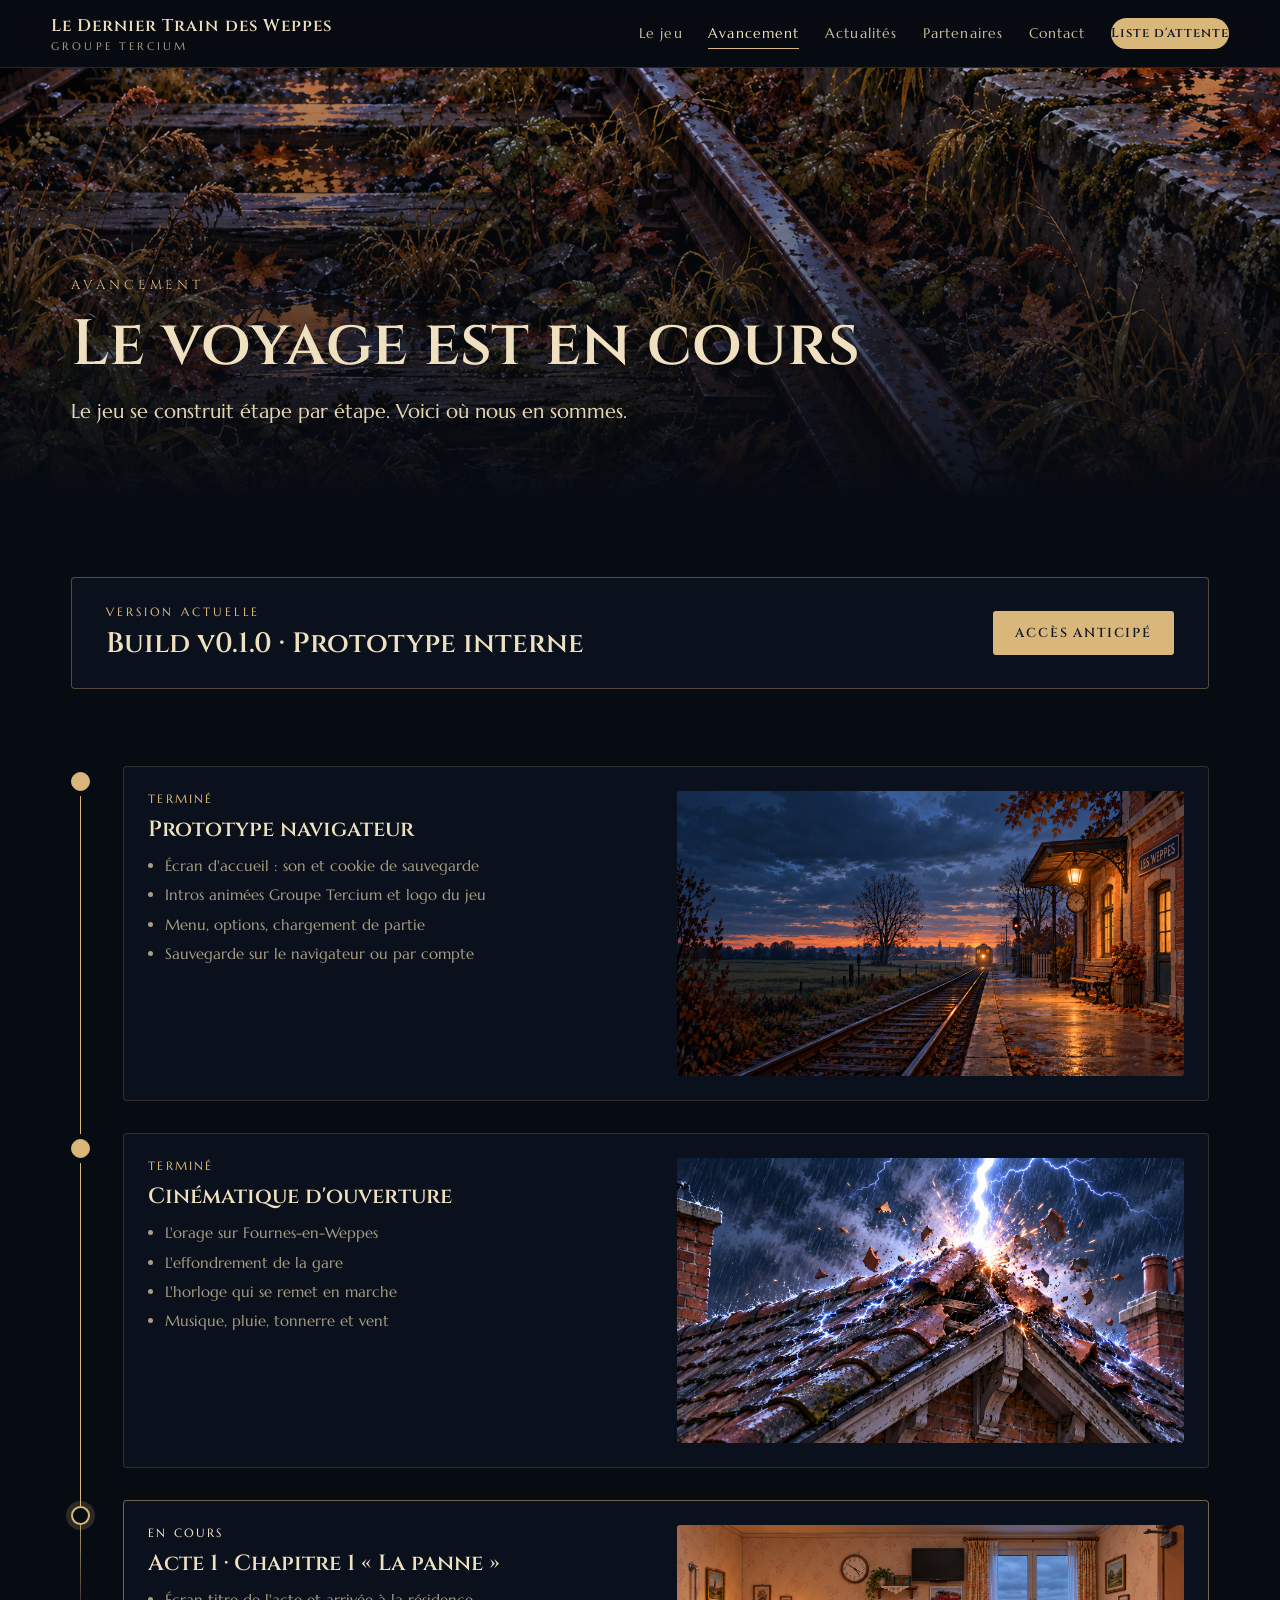
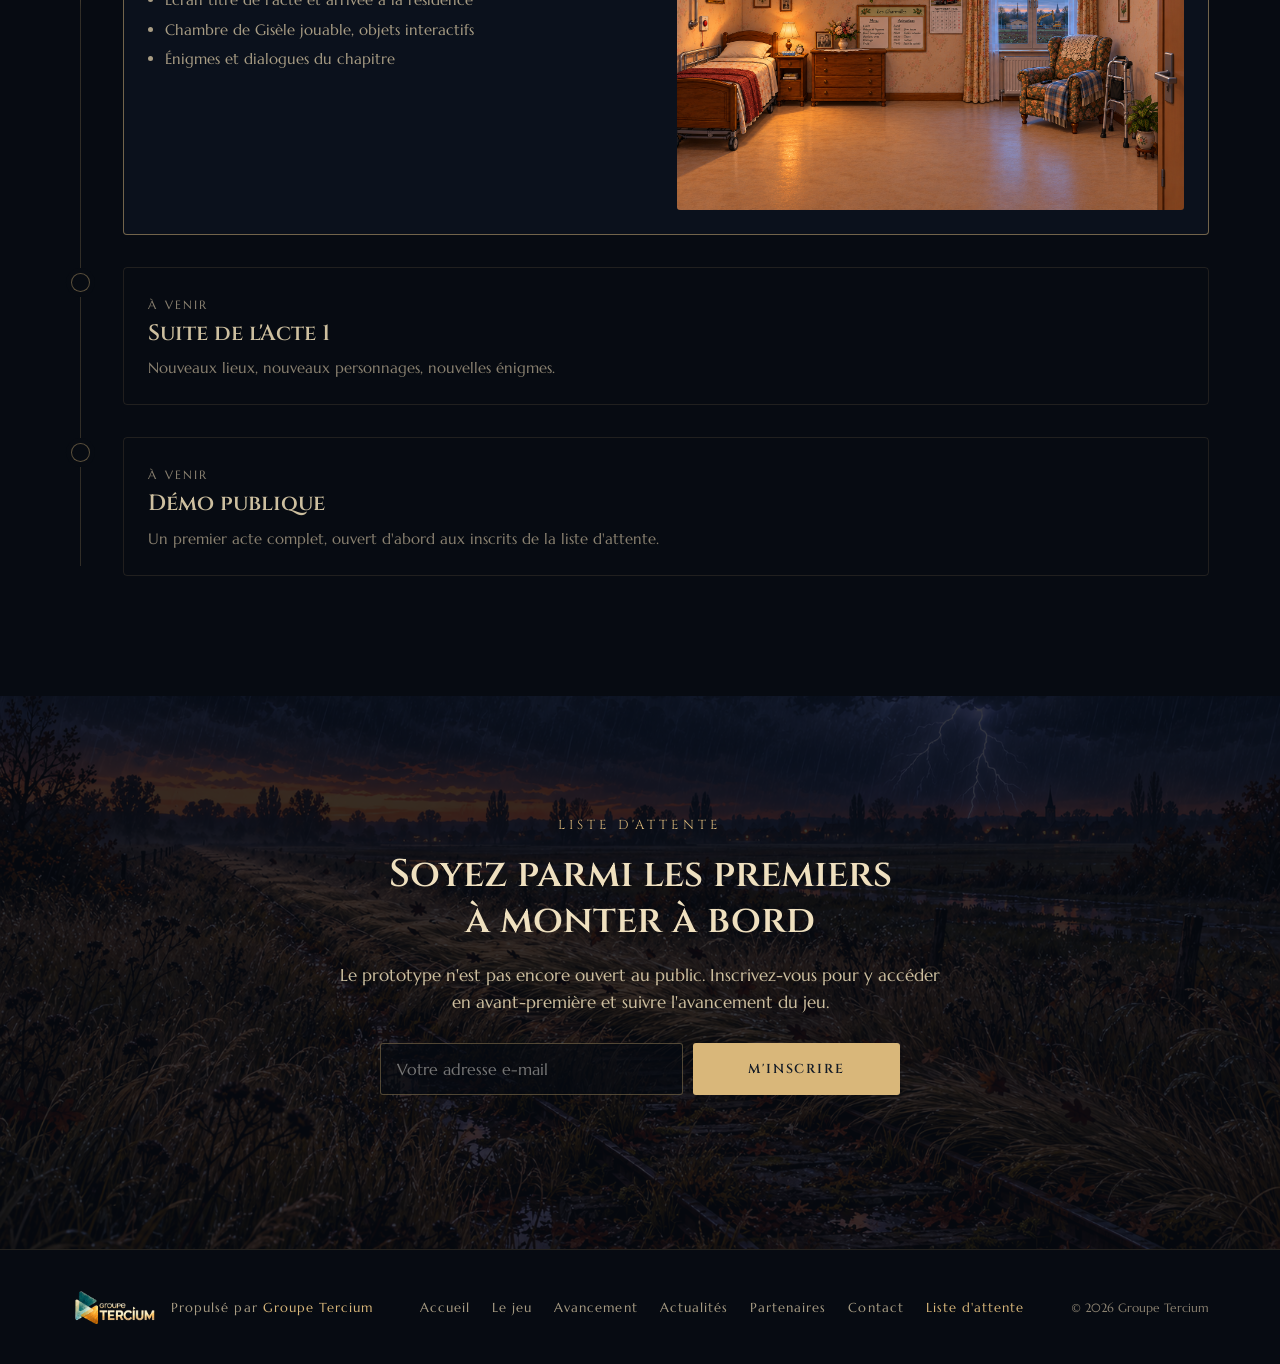
<file: site-export/avancement.html>
<!DOCTYPE html>
<html lang="fr">
<head>
<meta charset="utf-8">
<meta name="viewport" content="width=device-width, initial-scale=1">
<title>Avancement — Le Dernier Train des Weppes</title>
<meta name="description" content="La feuille de route du développement du Dernier Train des Weppes.">
<meta property="og:title" content="Avancement — Le Dernier Train des Weppes">
<meta property="og:description" content="La feuille de route du développement du Dernier Train des Weppes.">
<meta property="og:image" content="assets/img/gare.png">
<link rel="icon" href="assets/img/logo-tercium.png">
<link rel="preconnect" href="https://fonts.googleapis.com">
<link href="https://fonts.googleapis.com/css2?family=Cinzel:wght@400;600&family=Marcellus&display=swap" rel="stylesheet">
<link rel="stylesheet" href="css/site.css">
</head>
<body>
<header class="hd">
  <a class="brand" href="index.html"><b>Le Dernier Train des Weppes</b><small>Groupe Tercium</small></a>
  <nav class="nav" aria-label="Navigation principale"><a href="le-jeu.html">Le jeu</a><a href="avancement.html" aria-current="page">Avancement</a><a href="actualites.html">Actualités</a><a href="partenaires.html">Partenaires</a><a href="contact.html">Contact</a><a class="cta" href="#waitlist">Liste d'attente</a></nav>
  <div class="hd-m"><a class="cta" href="#waitlist">Liste d'attente</a><button class="burger" aria-label="Menu" aria-expanded="false"><span></span><span></span><span></span></button></div>
  <nav class="drawer" aria-label="Navigation mobile"><a href="le-jeu.html">Le jeu</a><a href="avancement.html" aria-current="page">Avancement</a><a href="actualites.html">Actualités</a><a href="partenaires.html">Partenaires</a><a href="contact.html">Contact</a></nav>
</header>
<main>

<section class="banner"><img src="assets/img/quai.png" alt=""><div class="shade-v"></div><div class="wrap banner-c"><div class="eyebrow rise d1">Avancement</div><h1 class="h1 rise d2" style="max-width:820px">Le voyage est en cours</h1><p class="lead rise d3">Le jeu se construit étape par étape. Voici où nous en sommes.</p></div></section>
<section class="wrap" style="padding-top:clamp(48px,6vw,80px)"><div class="version"><div class="stack-s" style="gap:6px"><div class="meta" style="letter-spacing:.24em">Version actuelle</div><div style="font-family:'Cinzel',serif;font-weight:600;font-size:clamp(20px,2.2vw,28px)">Build v0.1.0 · Prototype interne</div></div><a class="btn" href="#waitlist" style="font-size:13px;padding:13px 22px">Accès anticipé</a></div></section>
<section class="wrap" style="padding-top:clamp(48px,6vw,80px);padding-bottom:clamp(72px,10vw,120px)"><div class="tl">
<div class="tl-i"><div class="dot done"></div><div class="tl-c done"><div class="stack-s" style="gap:10px"><div class="st done" style="padding:0">Terminé</div><h2 class="h3" style="font-size:22px">Prototype navigateur</h2><ul><li>Écran d'accueil : son et cookie de sauvegarde</li><li>Intros animées Groupe Tercium et logo du jeu</li><li>Menu, options, chargement de partie</li><li>Sauvegarde sur le navigateur ou par compte</li></ul></div><img src="assets/img/gare.png" alt="" loading="lazy"></div></div>
<div class="tl-i"><div class="dot done"></div><div class="tl-c done"><div class="stack-s" style="gap:10px"><div class="st done" style="padding:0">Terminé</div><h2 class="h3" style="font-size:22px">Cinématique d'ouverture</h2><ul><li>L'orage sur Fournes-en-Weppes</li><li>L'effondrement de la gare</li><li>L'horloge qui se remet en marche</li><li>Musique, pluie, tonnerre et vent</li></ul></div><img src="assets/img/effondrement.png" alt="" loading="lazy"></div></div>
<div class="tl-i"><div class="dot now"></div><div class="tl-c now"><div class="stack-s" style="gap:10px"><div class="st now" style="padding:0">En cours</div><h2 class="h3" style="font-size:22px">Acte 1 · Chapitre 1 « La panne »</h2><ul><li>Écran titre de l'acte et arrivée à la résidence</li><li>Chambre de Gisèle jouable, objets interactifs</li><li>Énigmes et dialogues du chapitre</li></ul></div><img src="assets/img/chambre-gisele.png" alt="" loading="lazy"></div></div>
<div class="tl-i"><div class="dot"></div><div class="tl-c next"><div class="st">À venir</div><h2 class="h3" style="font-size:22px;color:var(--text)">Suite de l'Acte 1</h2><p class="small" style="color:var(--dim)">Nouveaux lieux, nouveaux personnages, nouvelles énigmes.</p></div></div>
<div class="tl-i"><div class="dot"></div><div class="tl-c next"><div class="st">À venir</div><h2 class="h3" style="font-size:22px;color:var(--text)">Démo publique</h2><p class="small" style="color:var(--dim)">Un premier acte complet, ouvert d'abord aux inscrits de la liste d'attente.</p></div></div>
</div></section>
<section class="waitlist" id="waitlist">
  <img src="assets/img/plaine.png" alt="" loading="lazy">
  <div class="wrap">
    <div class="eyebrow">Liste d'attente</div>
    <h2 class="h2">Soyez parmi les premiers à monter à bord</h2>
    <p class="body" style="font-size:17px;line-height:1.6">Le prototype n'est pas encore ouvert au public. Inscrivez-vous pour y accéder en avant-première et suivre l'avancement du jeu.</p>
    <form class="wl" novalidate><input type="email" name="email" placeholder="Votre adresse e-mail" aria-label="Adresse e-mail" autocomplete="email"><button class="btn" type="submit">M'inscrire</button></form>
    <div class="err"></div>
    <div class="ok" hidden>Merci, vous êtes sur la liste. Nous vous écrirons dès l'ouverture du quai.</div>
  </div>
</section>
</main>
<footer class="ft"><div class="wrap">
  <a class="tercium" href="https://tercium.fr" target="_blank" rel="noopener"><img src="assets/img/logo-tercium.png" alt="Groupe Tercium"><span>Propulsé par <span style="color:var(--gold)">Groupe Tercium</span></span></a>
  <nav><a href="index.html">Accueil</a><a href="le-jeu.html">Le jeu</a><a href="avancement.html">Avancement</a><a href="actualites.html">Actualités</a><a href="partenaires.html">Partenaires</a><a href="contact.html">Contact</a><a href="#waitlist" style="color:var(--gold)">Liste d'attente</a></nav>
  <div style="font-size:12px;color:var(--dim)">© 2026 Groupe Tercium</div>
</div></footer>
<script src="js/site.js"></script>
</body>
</html>
</file>
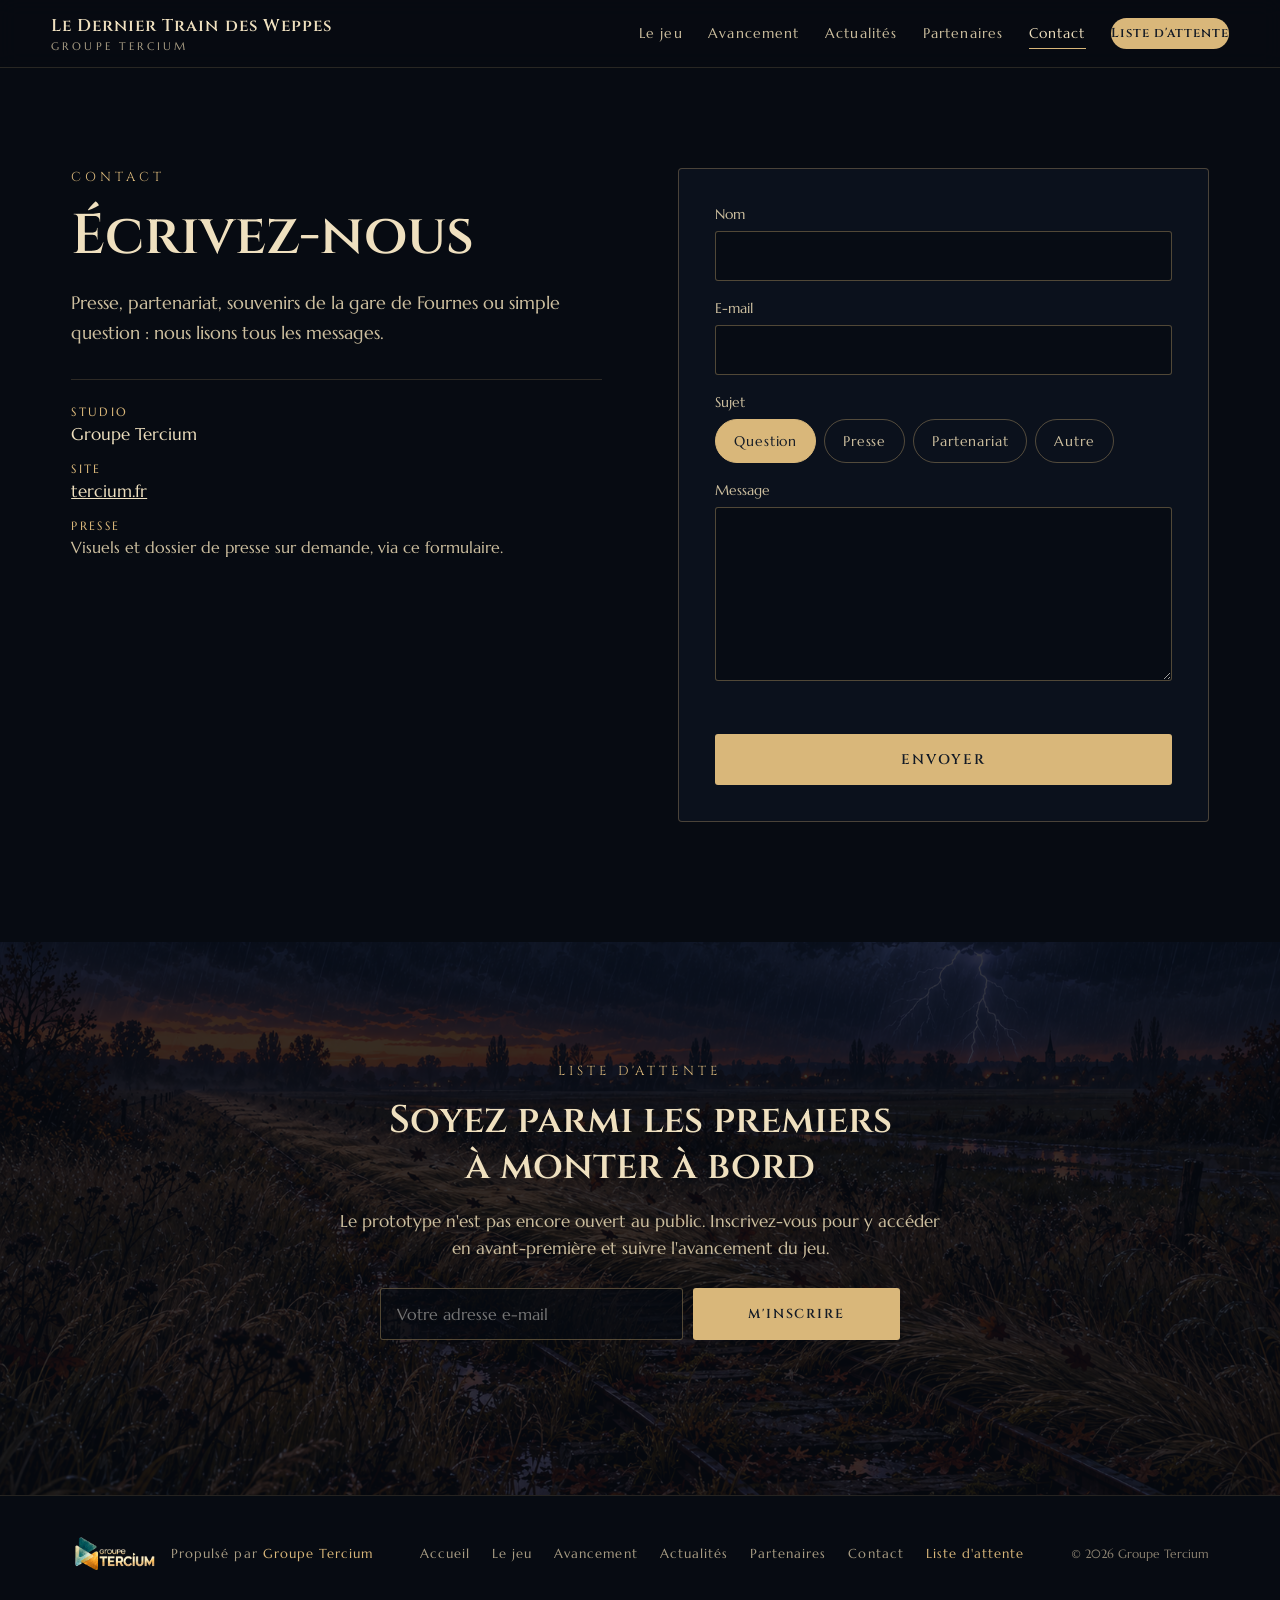
<file: site-export/contact.html>
<!DOCTYPE html>
<html lang="fr">
<head>
<meta charset="utf-8">
<meta name="viewport" content="width=device-width, initial-scale=1">
<title>Contact — Le Dernier Train des Weppes</title>
<meta name="description" content="Contactez l'équipe du Dernier Train des Weppes : presse, partenariat, questions.">
<meta property="og:title" content="Contact — Le Dernier Train des Weppes">
<meta property="og:description" content="Contactez l'équipe du Dernier Train des Weppes : presse, partenariat, questions.">
<meta property="og:image" content="assets/img/gare.png">
<link rel="icon" href="assets/img/logo-tercium.png">
<link rel="preconnect" href="https://fonts.googleapis.com">
<link href="https://fonts.googleapis.com/css2?family=Cinzel:wght@400;600&family=Marcellus&display=swap" rel="stylesheet">
<link rel="stylesheet" href="css/site.css">
</head>
<body>
<header class="hd">
  <a class="brand" href="index.html"><b>Le Dernier Train des Weppes</b><small>Groupe Tercium</small></a>
  <nav class="nav" aria-label="Navigation principale"><a href="le-jeu.html">Le jeu</a><a href="avancement.html">Avancement</a><a href="actualites.html">Actualités</a><a href="partenaires.html">Partenaires</a><a href="contact.html" aria-current="page">Contact</a><a class="cta" href="#waitlist">Liste d'attente</a></nav>
  <div class="hd-m"><a class="cta" href="#waitlist">Liste d'attente</a><button class="burger" aria-label="Menu" aria-expanded="false"><span></span><span></span><span></span></button></div>
  <nav class="drawer" aria-label="Navigation mobile"><a href="le-jeu.html">Le jeu</a><a href="avancement.html">Avancement</a><a href="actualites.html">Actualités</a><a href="partenaires.html">Partenaires</a><a href="contact.html" aria-current="page">Contact</a></nav>
</header>
<main>

<section class="wrap" style="padding-top:clamp(56px,8vw,100px);padding-bottom:clamp(72px,10vw,120px);display:grid;grid-template-columns:repeat(auto-fit,minmax(min(100%,380px),1fr));gap:clamp(40px,6vw,80px);align-items:start">
  <div class="stack"><div class="eyebrow rise d1">Contact</div><h1 class="h1 rise d2" style="font-size:clamp(32px,4.6vw,56px)">Écrivez-nous</h1><p class="body rise d3">Presse, partenariat, souvenirs de la gare de Fournes ou simple question : nous lisons tous les messages.</p>
    <div class="stack" style="gap:16px;margin-top:10px;padding-top:24px;border-top:1px solid var(--line)">
      <div class="stack-s" style="gap:4px"><div class="meta">Studio</div><div style="font-size:17px">Groupe Tercium</div></div>
      <div class="stack-s" style="gap:4px"><div class="meta">Site</div><a href="https://tercium.fr" target="_blank" rel="noopener" style="font-size:17px;color:var(--cream)">tercium.fr</a></div>
      <div class="stack-s" style="gap:4px"><div class="meta">Presse</div><div style="font-size:16px;color:var(--text)">Visuels et dossier de presse sur demande, via ce formulaire.</div></div>
    </div></div>
  <div style="padding:clamp(22px,3vw,36px);border:1px solid rgba(217,183,122,.3);border-radius:4px;background:var(--bg2)">
    <form id="contact-form" class="stack" style="gap:18px" novalidate>
      <label class="field">Nom<input name="nom" autocomplete="name"></label>
      <label class="field">E-mail<input type="email" name="email" autocomplete="email"></label>
      <div class="field">Sujet<input type="hidden" name="sujet"><div style="display:flex;flex-wrap:wrap;gap:8px"><button type="button" class="pill" data-v="Question">Question</button><button type="button" class="pill" data-v="Presse">Presse</button><button type="button" class="pill" data-v="Partenariat">Partenariat</button><button type="button" class="pill" data-v="Autre">Autre</button></div></div>
      <label class="field">Message<textarea name="message" rows="6"></textarea></label>
      <div class="err"></div>
      <button class="btn" type="submit">Envoyer</button>
    </form>
    <div id="contact-ok" class="stack" style="align-items:center;gap:14px;padding:40px 10px;text-align:center" hidden>
      <div class="orn" style="width:160px"><span></span><i></i><span></span></div>
      <div style="font-family:'Cinzel',serif;font-weight:600;font-size:24px">Message envoyé</div>
      <div style="font-size:16px;line-height:1.6;color:var(--text)">Merci <span data-nom></span>. Nous vous répondrons à <span data-email></span>.</div>
    </div>
  </div>
</section>
<section class="waitlist" id="waitlist">
  <img src="assets/img/plaine.png" alt="" loading="lazy">
  <div class="wrap">
    <div class="eyebrow">Liste d'attente</div>
    <h2 class="h2">Soyez parmi les premiers à monter à bord</h2>
    <p class="body" style="font-size:17px;line-height:1.6">Le prototype n'est pas encore ouvert au public. Inscrivez-vous pour y accéder en avant-première et suivre l'avancement du jeu.</p>
    <form class="wl" novalidate><input type="email" name="email" placeholder="Votre adresse e-mail" aria-label="Adresse e-mail" autocomplete="email"><button class="btn" type="submit">M'inscrire</button></form>
    <div class="err"></div>
    <div class="ok" hidden>Merci, vous êtes sur la liste. Nous vous écrirons dès l'ouverture du quai.</div>
  </div>
</section>
</main>
<footer class="ft"><div class="wrap">
  <a class="tercium" href="https://tercium.fr" target="_blank" rel="noopener"><img src="assets/img/logo-tercium.png" alt="Groupe Tercium"><span>Propulsé par <span style="color:var(--gold)">Groupe Tercium</span></span></a>
  <nav><a href="index.html">Accueil</a><a href="le-jeu.html">Le jeu</a><a href="avancement.html">Avancement</a><a href="actualites.html">Actualités</a><a href="partenaires.html">Partenaires</a><a href="contact.html">Contact</a><a href="#waitlist" style="color:var(--gold)">Liste d'attente</a></nav>
  <div style="font-size:12px;color:var(--dim)">© 2026 Groupe Tercium</div>
</div></footer>
<script src="js/site.js"></script>
</body>
</html>
</file>
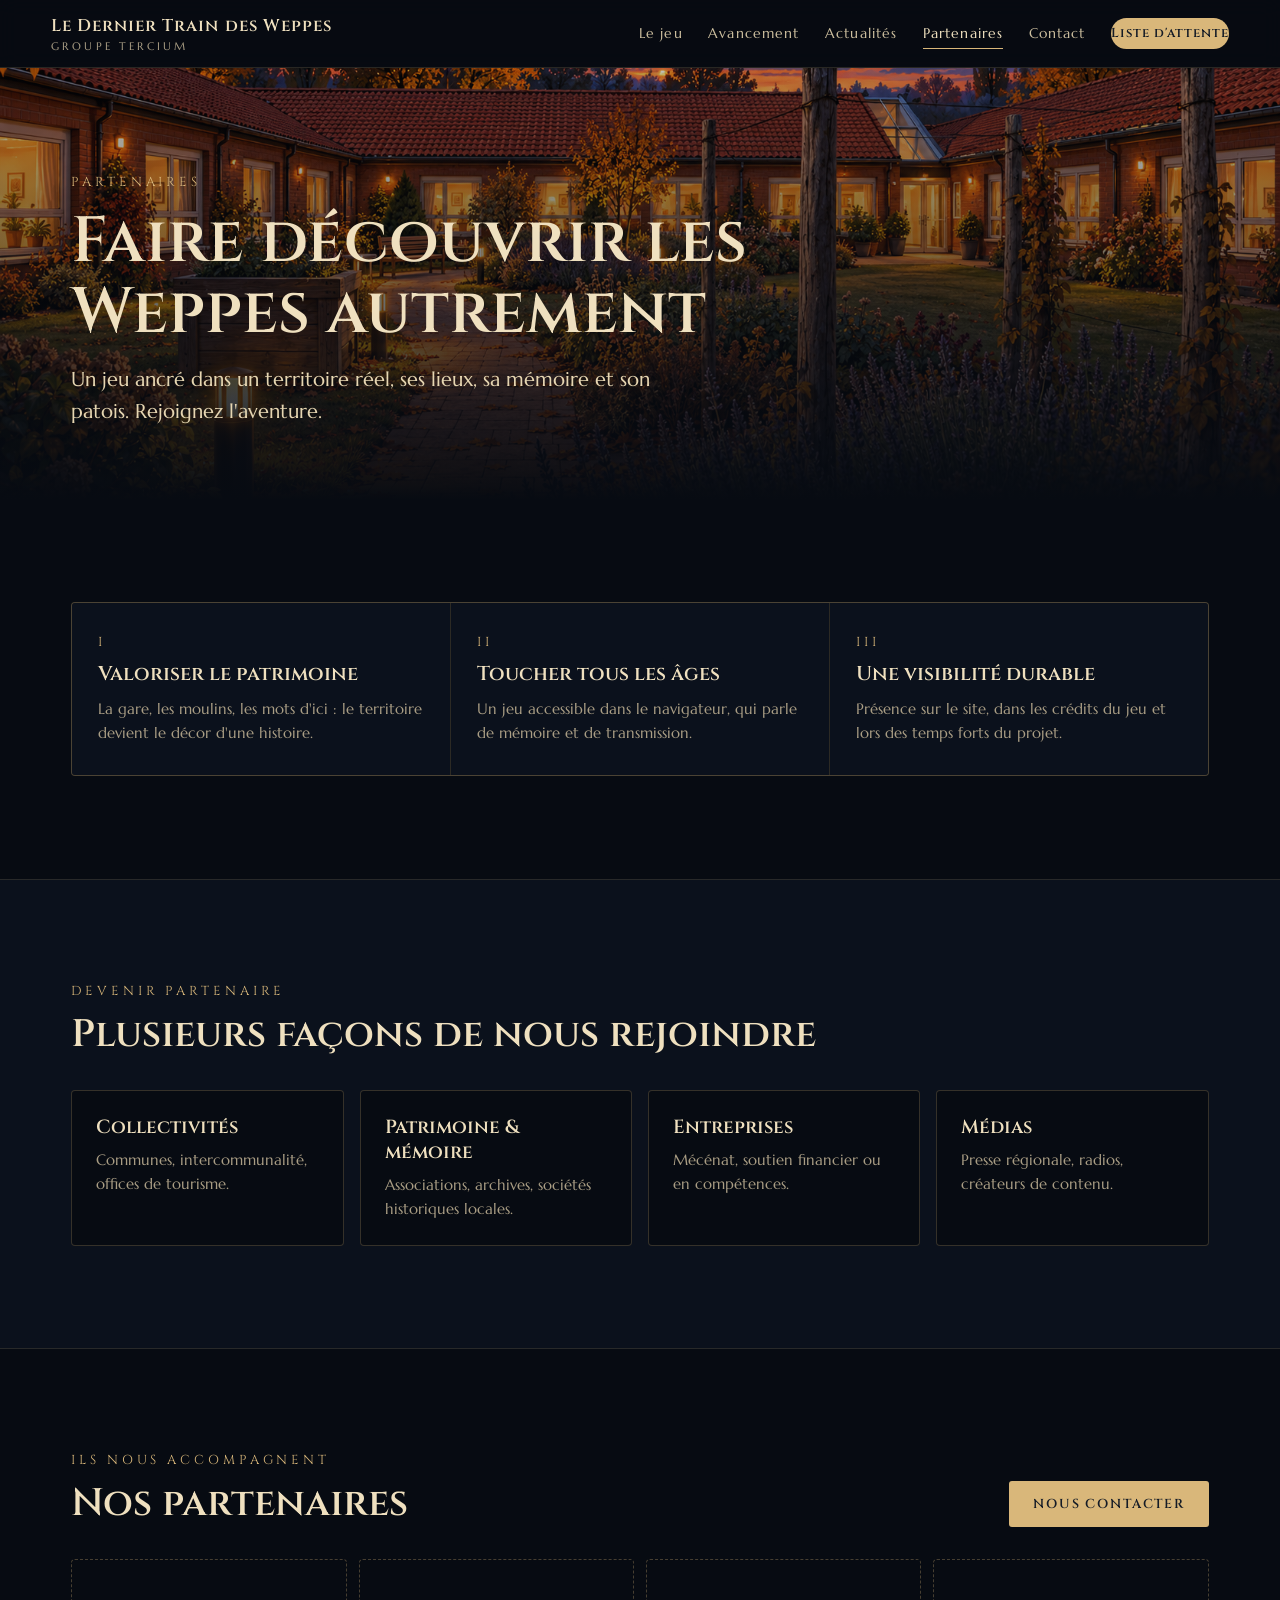
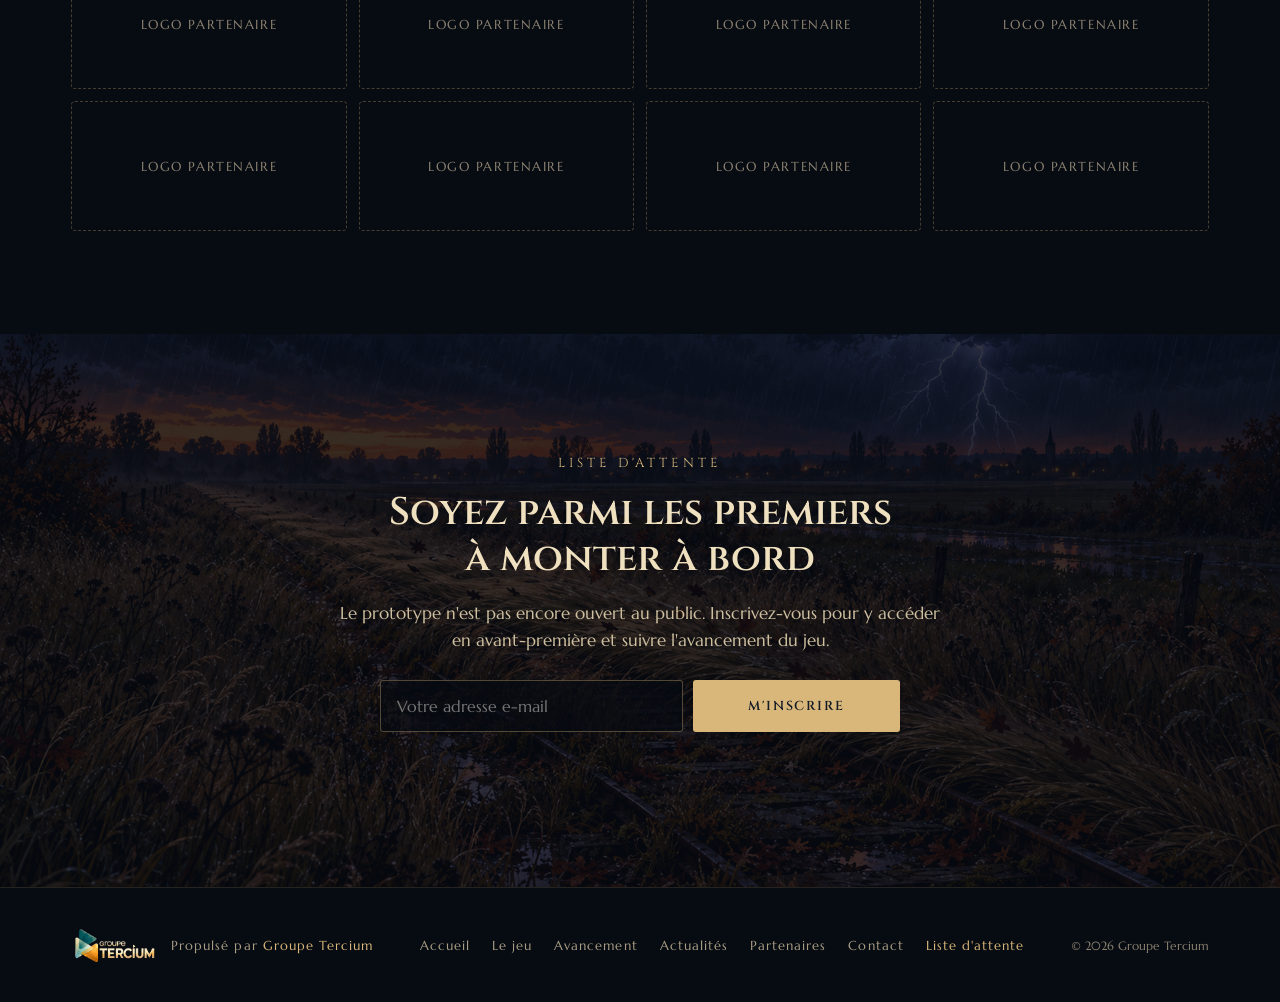
<file: site-export/partenaires.html>
<!DOCTYPE html>
<html lang="fr">
<head>
<meta charset="utf-8">
<meta name="viewport" content="width=device-width, initial-scale=1">
<title>Partenaires — Le Dernier Train des Weppes</title>
<meta name="description" content="Devenez partenaire du Dernier Train des Weppes et faites découvrir le territoire des Weppes autrement.">
<meta property="og:title" content="Partenaires — Le Dernier Train des Weppes">
<meta property="og:description" content="Devenez partenaire du Dernier Train des Weppes et faites découvrir le territoire des Weppes autrement.">
<meta property="og:image" content="assets/img/gare.png">
<link rel="icon" href="assets/img/logo-tercium.png">
<link rel="preconnect" href="https://fonts.googleapis.com">
<link href="https://fonts.googleapis.com/css2?family=Cinzel:wght@400;600&family=Marcellus&display=swap" rel="stylesheet">
<link rel="stylesheet" href="css/site.css">
</head>
<body>
<header class="hd">
  <a class="brand" href="index.html"><b>Le Dernier Train des Weppes</b><small>Groupe Tercium</small></a>
  <nav class="nav" aria-label="Navigation principale"><a href="le-jeu.html">Le jeu</a><a href="avancement.html">Avancement</a><a href="actualites.html">Actualités</a><a href="partenaires.html" aria-current="page">Partenaires</a><a href="contact.html">Contact</a><a class="cta" href="#waitlist">Liste d'attente</a></nav>
  <div class="hd-m"><a class="cta" href="#waitlist">Liste d'attente</a><button class="burger" aria-label="Menu" aria-expanded="false"><span></span><span></span><span></span></button></div>
  <nav class="drawer" aria-label="Navigation mobile"><a href="le-jeu.html">Le jeu</a><a href="avancement.html">Avancement</a><a href="actualites.html">Actualités</a><a href="partenaires.html" aria-current="page">Partenaires</a><a href="contact.html">Contact</a></nav>
</header>
<main>

<section class="banner"><img src="assets/img/residence-jardin.png" alt=""><div class="shade-v"></div><div class="wrap banner-c"><div class="eyebrow rise d1">Partenaires</div><h1 class="h1 rise d2" style="max-width:820px">Faire découvrir les Weppes autrement</h1><p class="lead rise d3">Un jeu ancré dans un territoire réel, ses lieux, sa mémoire et son patois. Rejoignez l'aventure.</p></div></section>
<section class="wrap sec"><div class="pillars"><div><div class="num">I</div><h3 class="h3">Valoriser le patrimoine</h3><p class="small">La gare, les moulins, les mots d'ici : le territoire devient le décor d'une histoire.</p></div><div><div class="num">II</div><h3 class="h3">Toucher tous les âges</h3><p class="small">Un jeu accessible dans le navigateur, qui parle de mémoire et de transmission.</p></div><div><div class="num">III</div><h3 class="h3">Une visibilité durable</h3><p class="small">Présence sur le site, dans les crédits du jeu et lors des temps forts du projet.</p></div></div></section>
<section class="band"><div class="wrap sec stack" style="gap:32px"><div class="stack-s"><div class="eyebrow">Devenir partenaire</div><h2 class="h2">Plusieurs façons de nous rejoindre</h2></div><div class="grid" style="grid-template-columns:repeat(auto-fit,minmax(min(100%,250px),1fr));gap:16px"><div class="type"><h3 class="h3" style="font-size:19px">Collectivités</h3><p class="small">Communes, intercommunalité, offices de tourisme.</p></div><div class="type"><h3 class="h3" style="font-size:19px">Patrimoine &amp; mémoire</h3><p class="small">Associations, archives, sociétés historiques locales.</p></div><div class="type"><h3 class="h3" style="font-size:19px">Entreprises</h3><p class="small">Mécénat, soutien financier ou en compétences.</p></div><div class="type"><h3 class="h3" style="font-size:19px">Médias</h3><p class="small">Presse régionale, radios, créateurs de contenu.</p></div></div></div></section>
<section class="wrap sec stack" style="gap:32px"><div style="display:flex;flex-wrap:wrap;align-items:flex-end;justify-content:space-between;gap:20px"><div class="stack-s"><div class="eyebrow">Ils nous accompagnent</div><h2 class="h2">Nos partenaires</h2></div><a class="btn" href="contact.html?sujet=partenariat" style="font-size:13px;padding:14px 24px">Nous contacter</a></div>
<div class="logos"><div><!-- remplacer par <img src="assets/partenaires/partenaire-1.png" alt="Nom du partenaire"> -->Logo partenaire</div><div><!-- remplacer par <img src="assets/partenaires/partenaire-2.png" alt="Nom du partenaire"> -->Logo partenaire</div><div><!-- remplacer par <img src="assets/partenaires/partenaire-3.png" alt="Nom du partenaire"> -->Logo partenaire</div><div><!-- remplacer par <img src="assets/partenaires/partenaire-4.png" alt="Nom du partenaire"> -->Logo partenaire</div><div><!-- remplacer par <img src="assets/partenaires/partenaire-5.png" alt="Nom du partenaire"> -->Logo partenaire</div><div><!-- remplacer par <img src="assets/partenaires/partenaire-6.png" alt="Nom du partenaire"> -->Logo partenaire</div><div><!-- remplacer par <img src="assets/partenaires/partenaire-7.png" alt="Nom du partenaire"> -->Logo partenaire</div><div><!-- remplacer par <img src="assets/partenaires/partenaire-8.png" alt="Nom du partenaire"> -->Logo partenaire</div></div></section>
<section class="waitlist" id="waitlist">
  <img src="assets/img/plaine.png" alt="" loading="lazy">
  <div class="wrap">
    <div class="eyebrow">Liste d'attente</div>
    <h2 class="h2">Soyez parmi les premiers à monter à bord</h2>
    <p class="body" style="font-size:17px;line-height:1.6">Le prototype n'est pas encore ouvert au public. Inscrivez-vous pour y accéder en avant-première et suivre l'avancement du jeu.</p>
    <form class="wl" novalidate><input type="email" name="email" placeholder="Votre adresse e-mail" aria-label="Adresse e-mail" autocomplete="email"><button class="btn" type="submit">M'inscrire</button></form>
    <div class="err"></div>
    <div class="ok" hidden>Merci, vous êtes sur la liste. Nous vous écrirons dès l'ouverture du quai.</div>
  </div>
</section>
</main>
<footer class="ft"><div class="wrap">
  <a class="tercium" href="https://tercium.fr" target="_blank" rel="noopener"><img src="assets/img/logo-tercium.png" alt="Groupe Tercium"><span>Propulsé par <span style="color:var(--gold)">Groupe Tercium</span></span></a>
  <nav><a href="index.html">Accueil</a><a href="le-jeu.html">Le jeu</a><a href="avancement.html">Avancement</a><a href="actualites.html">Actualités</a><a href="partenaires.html">Partenaires</a><a href="contact.html">Contact</a><a href="#waitlist" style="color:var(--gold)">Liste d'attente</a></nav>
  <div style="font-size:12px;color:var(--dim)">© 2026 Groupe Tercium</div>
</div></footer>
<script src="js/site.js"></script>
</body>
</html>
</file>
<file: site-export/css/site.css>
:root{--bg:#070b12;--bg2:#0b111c;--gold:#d9b77a;--gold-h:#ecd3a0;--cream:#efe0bf;--sand:#e6d6b2;--text:#cdbf9f;--muted:#a99d84;--dim:#8a8170;--line:rgba(217,183,122,.18);--ink:#141b26}
*{box-sizing:border-box}
html{scroll-behavior:smooth;scroll-padding-top:80px}
body{margin:0;background:var(--bg);color:var(--cream);font-family:'Marcellus',Georgia,serif;-webkit-font-smoothing:antialiased}
img{max-width:100%}
a{color:var(--gold)}a:hover{color:var(--cream)}
::selection{background:var(--gold);color:var(--ink)}
h1,h2,h3{margin:0;font-family:'Cinzel',serif;font-weight:600}
p{margin:0}
@keyframes rise{from{opacity:0;transform:translateY(16px)}to{opacity:1;transform:none}}
@keyframes drift{from{transform:scale(1.04)}to{transform:scale(1.12) translateX(-1.5%)}}
@keyframes glow{0%,100%{opacity:.55;transform:translate(-50%,-50%) scale(.9)}50%{opacity:1;transform:translate(-50%,-50%) scale(1.15)}}
.rise{animation:rise 1.2s ease both}.d1{animation-delay:.1s}.d2{animation-delay:.25s}.d3{animation-delay:.4s}.d4{animation-delay:.6s}.d5{animation-delay:.8s}
.wrap{max-width:1240px;margin:0 auto;padding-left:clamp(20px,4vw,56px);padding-right:clamp(20px,4vw,56px)}
.sec{padding-top:clamp(56px,8vw,110px);padding-bottom:clamp(56px,8vw,110px)}
.band{background:var(--bg2);border-top:1px solid rgba(217,183,122,.14);border-bottom:1px solid rgba(217,183,122,.14)}
.stack{display:flex;flex-direction:column;gap:20px}.stack-s{display:flex;flex-direction:column;gap:12px}
.eyebrow{font-family:'Cinzel',serif;font-size:13px;letter-spacing:.3em;text-transform:uppercase;color:var(--gold)}
.h1{font-size:clamp(30px,5vw,64px);line-height:1.1;text-wrap:balance}
.h2{font-size:clamp(26px,3vw,40px);line-height:1.2;text-wrap:balance}
.h3{font-size:20px;line-height:1.3}
.lead{font-size:clamp(16px,1.7vw,20px);line-height:1.6;color:var(--sand);max-width:640px;text-wrap:pretty}
.body{font-size:18px;line-height:1.7;color:var(--text);text-wrap:pretty}
.small{font-size:15px;line-height:1.6;color:var(--muted);text-wrap:pretty}
.meta{font-size:12px;letter-spacing:.2em;text-transform:uppercase;color:var(--gold)}
.btn,.btn-ghost{display:inline-flex;align-items:center;justify-content:center;text-align:center;padding:16px 24px;border-radius:3px;font-family:'Cinzel',serif;letter-spacing:.14em;text-transform:uppercase;font-size:14px;text-decoration:none;cursor:pointer;border:none;transition:background .2s}
.btn{background:var(--gold);color:var(--ink);font-weight:600}.btn:hover{background:var(--gold-h);color:var(--ink)}
.btn-ghost{border:1px solid rgba(217,183,122,.5);color:var(--cream);background:rgba(7,11,18,.4)}.btn-ghost:hover{background:rgba(217,183,122,.12);color:var(--cream)}
.link{font-size:13px;letter-spacing:.14em;text-transform:uppercase;color:var(--gold);text-decoration:none}.link:hover{color:var(--cream)}
.orn{display:flex;align-items:center;gap:12px;width:180px}.orn span{flex:1;height:1px;background:rgba(217,183,122,.5)}.orn i{width:7px;height:7px;transform:rotate(45deg);border:1px solid var(--gold)}
.split{display:grid;grid-template-columns:repeat(auto-fit,minmax(min(100%,420px),1fr));gap:clamp(36px,6vw,80px);align-items:center}
.grid{display:grid;grid-template-columns:repeat(auto-fit,minmax(min(100%,300px),1fr));gap:22px}
.pillars{display:grid;grid-template-columns:repeat(auto-fit,minmax(min(100%,240px),1fr));gap:1px;background:var(--line);border:1px solid var(--line);border-radius:4px;overflow:hidden}
.pillars>div{display:flex;flex-direction:column;gap:10px;padding:30px 26px;background:var(--bg2)}
.band .pillars>div{background:var(--bg)}
.num{font-family:'Cinzel',serif;font-size:13px;letter-spacing:.3em;color:var(--gold)}
.frame{border-radius:4px;overflow:hidden;border:1px solid rgba(217,183,122,.25);box-shadow:0 30px 80px rgba(0,0,0,.5)}
.frame img{width:100%;height:100%;object-fit:cover;display:block}
.card{display:flex;flex-direction:column;border:1px solid var(--line);border-radius:4px;overflow:hidden;background:var(--bg2);color:var(--cream);text-decoration:none;transition:border-color .25s,transform .25s}
.band .card{background:var(--bg)}
a.card:hover{border-color:rgba(217,183,122,.55);transform:translateY(-3px);color:var(--cream)}
.card img{width:100%;aspect-ratio:16/9;object-fit:cover;display:block}
.card-b{display:flex;flex-direction:column;gap:10px;padding:22px 22px 26px}
.chip{padding:8px 14px;border:1px solid rgba(217,183,122,.4);border-radius:999px;font-size:13px;letter-spacing:.12em;text-transform:uppercase;color:var(--sand)}
.pill{appearance:none;cursor:pointer;padding:10px 18px;min-height:44px;border-radius:999px;font:inherit;font-size:14px;letter-spacing:.06em;border:1px solid rgba(217,183,122,.35);background:transparent;color:var(--text);transition:background .2s}
.pill.on{background:var(--gold);border-color:var(--gold);color:var(--ink)}
/* En-tête */
.hd{position:sticky;top:0;z-index:20;display:flex;align-items:center;justify-content:space-between;gap:12px;padding:14px clamp(16px,4vw,56px);background:rgba(7,11,18,.86);backdrop-filter:blur(10px);-webkit-backdrop-filter:blur(10px);border-bottom:1px solid rgba(217,183,122,.16)}
.brand{display:flex;flex-direction:column;gap:2px;min-width:0;text-decoration:none;color:var(--cream)}
.brand b{font-family:'Cinzel',serif;font-weight:600;font-size:clamp(14px,1.4vw,17px);letter-spacing:.06em;white-space:nowrap;overflow:hidden;text-overflow:ellipsis}
.brand small{font-size:11px;letter-spacing:.28em;text-transform:uppercase;color:var(--muted)}
.nav{display:flex;align-items:center;gap:clamp(14px,2vw,30px);white-space:nowrap;font-size:14px;letter-spacing:.08em}
.nav a{color:var(--text);text-decoration:none;padding:6px 0;border-bottom:1px solid transparent}
.nav a:hover,.nav a[aria-current]{color:var(--cream)}.nav a[aria-current]{border-color:var(--gold)}
.cta{padding:10px 18px;border-radius:999px;background:var(--gold);color:var(--ink)!important;text-decoration:none;font-family:'Cinzel',serif;font-weight:600;letter-spacing:.08em;font-size:13px;white-space:nowrap}
.cta:hover{background:var(--gold-h)}
.hd-m{display:none;align-items:center;gap:10px;flex:none}
.burger{appearance:none;width:44px;height:44px;display:flex;flex-direction:column;align-items:center;justify-content:center;gap:5px;background:transparent;border:1px solid rgba(217,183,122,.4);border-radius:999px;cursor:pointer;padding:0}
.burger span{width:18px;height:1.5px;background:var(--cream);transition:transform .25s,opacity .2s}
.hd.open .burger span:nth-child(1){transform:translateY(6.5px) rotate(45deg)}.hd.open .burger span:nth-child(2){opacity:0}.hd.open .burger span:nth-child(3){transform:translateY(-6.5px) rotate(-45deg)}
.drawer{display:none;position:absolute;left:0;right:0;top:100%;flex-direction:column;padding:8px clamp(16px,4vw,56px) 24px;background:rgba(7,11,18,.97);border-bottom:1px solid rgba(217,183,122,.2)}
.drawer a{padding:16px 4px;border-bottom:1px solid rgba(217,183,122,.14);text-decoration:none;font-family:'Cinzel',serif;font-size:18px;letter-spacing:.08em;color:var(--text)}
.drawer a[aria-current]{color:var(--cream)}
@media (max-width:959px){.hd .nav{display:none}.hd-m{display:flex}.hd.open .drawer{display:flex}.cta{padding:10px 14px;font-size:12px}}
/* Bannières */
.hero{position:relative;min-height:min(92svh,960px);display:flex;align-items:flex-end;overflow:hidden}
.hero-bg{position:absolute;inset:0;overflow:hidden}.hero-bg img{width:100%;height:100%;object-fit:cover;display:block;animation:drift 30s ease-in-out infinite alternate}
.headlight{position:absolute;left:60.3%;top:57.9%;width:7vw;aspect-ratio:1;border-radius:50%;background:radial-gradient(circle,rgba(255,226,160,.85) 0%,rgba(255,170,70,.3) 30%,transparent 70%);mix-blend-mode:screen;animation:glow 3.5s ease-in-out infinite}
@media (max-width:959px){.headlight{display:none}}
.shade-v{position:absolute;inset:0;background:linear-gradient(180deg,rgba(7,11,18,.25) 0%,rgba(7,11,18,.1) 40%,rgba(7,11,18,.85) 82%,var(--bg) 100%)}
.shade-h{position:absolute;inset:0;background:linear-gradient(90deg,rgba(7,11,18,.7) 0%,transparent 60%)}
.hero-c{position:relative;width:100%;padding-top:clamp(40px,8vh,80px);padding-bottom:clamp(48px,9vh,96px);display:flex;flex-direction:column;gap:22px}
.hero-logo{--w:min(760px,140vw);flex:none;width:var(--w);margin:calc(var(--w) * -.09) 0 calc(var(--w) * -.093 + 14px) calc(var(--w) * -.2);line-height:0;pointer-events:none}
.hero-logo img{width:100%;display:block;mix-blend-mode:lighten;-webkit-mask-image:radial-gradient(ellipse 50% 50% at 50% 50%,#000 60%,transparent 100%);mask-image:radial-gradient(ellipse 50% 50% at 50% 50%,#000 60%,transparent 100%)}
.hero h1{font-size:clamp(30px,5vw,68px);line-height:1.1;max-width:760px;text-wrap:balance;text-shadow:0 4px 30px rgba(0,0,0,.6)}
.hero .eyebrow{font-size:12px;line-height:1.6}
.actions{display:flex;flex-wrap:wrap;gap:12px;max-width:640px}.actions .btn,.actions .btn-ghost{flex:1 1 auto}
.tags{display:flex;flex-wrap:wrap;gap:6px 16px;font-size:12px;letter-spacing:.16em;text-transform:uppercase;color:var(--muted)}
.banner{position:relative;overflow:hidden;min-height:clamp(320px,48vh,540px);display:flex;align-items:flex-end}
.banner>img{position:absolute;inset:0;width:100%;height:100%;object-fit:cover}
.banner .shade-v{background:linear-gradient(180deg,rgba(7,11,18,.25) 0%,rgba(7,11,18,.6) 55%,var(--bg) 100%)}
.banner-c{position:relative;width:100%;padding-top:80px;padding-bottom:clamp(40px,6vw,72px);display:flex;flex-direction:column;gap:16px}
/* Galerie */
.gallery{display:grid;grid-template-columns:repeat(auto-fill,minmax(min(46%,280px),1fr));gap:clamp(8px,1.4vw,14px)}
.gallery button{all:unset;position:relative;aspect-ratio:16/9;border-radius:3px;overflow:hidden;cursor:zoom-in;border:1px solid rgba(217,183,122,.15);background:var(--bg2)}
.gallery img{width:100%;height:100%;object-fit:cover;display:block;transition:transform .6s}.gallery button:hover img{transform:scale(1.05)}
.gallery span{position:absolute;left:0;right:0;bottom:0;padding:22px 14px 10px;background:linear-gradient(180deg,transparent,rgba(7,11,18,.9));font-size:14px;color:var(--cream)}
.lb{position:fixed;inset:0;z-index:50;background:rgba(3,5,9,.94);display:none;flex-direction:column;align-items:center;justify-content:center;gap:18px;padding:24px;cursor:zoom-out}
.lb.on{display:flex}.lb img{max-width:min(1400px,100%);max-height:76svh;border-radius:3px;box-shadow:0 30px 90px rgba(0,0,0,.7)}
.lb-bar{display:flex;align-items:center;justify-content:center;gap:16px;font-size:15px;color:var(--text);text-align:center}
.lb-bar button{appearance:none;font:inherit;color:var(--cream);background:transparent;cursor:pointer;padding:8px 14px;border:1px solid rgba(217,183,122,.4);border-radius:999px}
/* Avancement */
.steps{display:flex;flex-direction:column}
.step{display:grid;grid-template-columns:20px minmax(0,1fr) auto;gap:8px 14px;align-items:start;padding:22px 0;border-bottom:1px solid rgba(217,183,122,.14)}.step:last-child{border-bottom:0}
.dot{width:14px;height:14px;margin-top:5px;border-radius:50%;border:1px solid rgba(217,183,122,.4)}
.dot.done{background:var(--gold);border-color:var(--gold)}.dot.now{border:2px solid var(--gold);box-shadow:0 0 0 5px rgba(217,183,122,.15)}
.st{font-size:12px;letter-spacing:.18em;text-transform:uppercase;color:var(--dim);padding-top:5px}.st.done{color:var(--gold)}.st.now{color:var(--cream)}
.tl{position:relative;display:flex;flex-direction:column;gap:clamp(20px,3vw,32px)}
.tl:before{content:'';position:absolute;left:9px;top:10px;bottom:10px;width:1px;background:linear-gradient(180deg,var(--gold) 0%,var(--gold) 52%,rgba(217,183,122,.2) 60%)}
.tl-i{position:relative;display:grid;grid-template-columns:20px minmax(0,1fr);gap:clamp(16px,3vw,32px)}
.tl-i .dot{width:19px;height:19px;margin-top:6px;background:var(--bg);box-shadow:0 0 0 5px var(--bg)}.tl-i .dot.done{background:var(--gold)}.tl-i .dot.now{box-shadow:0 0 0 5px rgba(217,183,122,.18)}
.tl-c{display:grid;grid-template-columns:repeat(auto-fit,minmax(min(100%,300px),1fr));gap:22px;padding:24px;border:1px solid var(--line);border-radius:4px;background:var(--bg2)}
.tl-c.now{border-color:rgba(217,183,122,.5)}.tl-c.next{display:flex;flex-direction:column;gap:8px;background:transparent;border-color:rgba(217,183,122,.12)}
.tl-c img{width:100%;aspect-ratio:16/9;object-fit:cover;border-radius:3px;display:block}
.tl-c ul{margin:0;padding-left:1.1em;display:flex;flex-direction:column;gap:6px;font-size:15px;line-height:1.55;color:var(--muted)}
.version{display:flex;flex-wrap:wrap;align-items:center;justify-content:space-between;gap:20px;padding:26px clamp(20px,3vw,34px);border:1px solid rgba(217,183,122,.35);border-radius:4px;background:var(--bg2)}
/* Personnages */
.person{display:grid;grid-template-columns:minmax(0,160px) minmax(0,1fr);gap:22px;align-items:center;padding:24px;border:1px solid var(--line);border-radius:4px;background:var(--bg2)}
.person>div:first-child{aspect-ratio:1;border-radius:3px;background:radial-gradient(circle at 50% 55%,#1d2a3f,#0b111c 75%);display:flex;align-items:flex-end;justify-content:center;overflow:hidden}
/* Partenaires */
.logos{display:grid;grid-template-columns:repeat(auto-fit,minmax(min(44%,220px),1fr));gap:12px}
.logos>div{height:clamp(90px,14vw,130px);border:1px dashed rgba(217,183,122,.3);border-radius:4px;display:flex;align-items:center;justify-content:center;padding:14px;color:var(--dim);font-size:13px;letter-spacing:.12em;text-transform:uppercase}
.logos img{max-width:100%;max-height:100%;object-fit:contain}
.type{display:flex;flex-direction:column;gap:8px;padding:24px;border:1px solid rgba(217,183,122,.22);border-radius:4px;background:var(--bg)}
/* Formulaires */
.field{display:flex;flex-direction:column;gap:8px;font-size:14px;color:var(--text)}
.field input,.field textarea,.wl input{font:inherit;font-size:16px;color:var(--cream);background:rgba(7,11,18,.7);border:1px solid rgba(217,183,122,.35);border-radius:3px;padding:14px;outline:none}
.field input:focus,.field textarea:focus,.wl input:focus{border-color:var(--gold)}
.field textarea{line-height:1.5;resize:vertical}
.err{min-height:1.2em;font-size:14px;color:#e3a48a}
.ok{padding:14px 22px;border:1px solid rgba(217,183,122,.45);border-radius:3px;color:var(--cream)}
.waitlist{position:relative;overflow:hidden}
.waitlist>img{position:absolute;inset:0;width:100%;height:100%;object-fit:cover}
.waitlist:before{content:'';position:absolute;inset:0;background:rgba(7,11,18,.8);z-index:1}
.waitlist .wrap{position:relative;z-index:2;max-width:720px;padding-top:clamp(72px,10vw,120px);padding-bottom:clamp(72px,10vw,120px);display:flex;flex-direction:column;align-items:center;gap:18px;text-align:center}
.wl{display:flex;flex-wrap:wrap;gap:10px;width:100%;max-width:520px;margin-top:8px}.wl input{flex:1 1 240px;min-width:0;padding:15px 16px}.wl .btn{flex:1 0 auto;padding:15px 24px;font-size:13px}
[hidden]{display:none!important}
/* Article */
.article{max-width:820px;margin:0 auto;padding:clamp(40px,6vw,80px) clamp(20px,4vw,40px) clamp(56px,8vw,96px);display:flex;flex-direction:column;gap:24px}
.article h1{font-size:clamp(30px,4.4vw,52px);line-height:1.12;text-wrap:balance}
.article h2{font-size:24px;margin-top:12px}
.article .intro{font-size:19px;line-height:1.75;color:var(--sand)}
.article p{font-size:17px;line-height:1.75;color:var(--text);text-wrap:pretty}
.article .wide{width:100%;aspect-ratio:16/9;object-fit:cover;border-radius:4px;display:block;border:1px solid rgba(217,183,122,.2)}
.more{display:grid;grid-template-columns:96px minmax(0,1fr);gap:14px;align-items:center;padding:12px;border:1px solid var(--line);border-radius:4px;background:var(--bg2);text-decoration:none;color:var(--cream)}
.more:hover{border-color:rgba(217,183,122,.55);color:var(--cream)}
.more img{width:96px;aspect-ratio:16/10;object-fit:cover;border-radius:2px;display:block}
/* Pied de page */
.ft{border-top:1px solid rgba(217,183,122,.14)}
.ft .wrap{padding-top:40px;padding-bottom:40px;display:flex;flex-wrap:wrap;align-items:center;justify-content:space-between;gap:24px}
.ft a{color:var(--muted);text-decoration:none;font-size:13px;letter-spacing:.08em}.ft a:hover{color:var(--cream)}
.ft nav{display:flex;flex-wrap:wrap;gap:12px 22px}
.ft .tercium{display:flex;align-items:center;gap:14px}.ft .tercium img{height:34px;width:auto;display:block}
</file>
